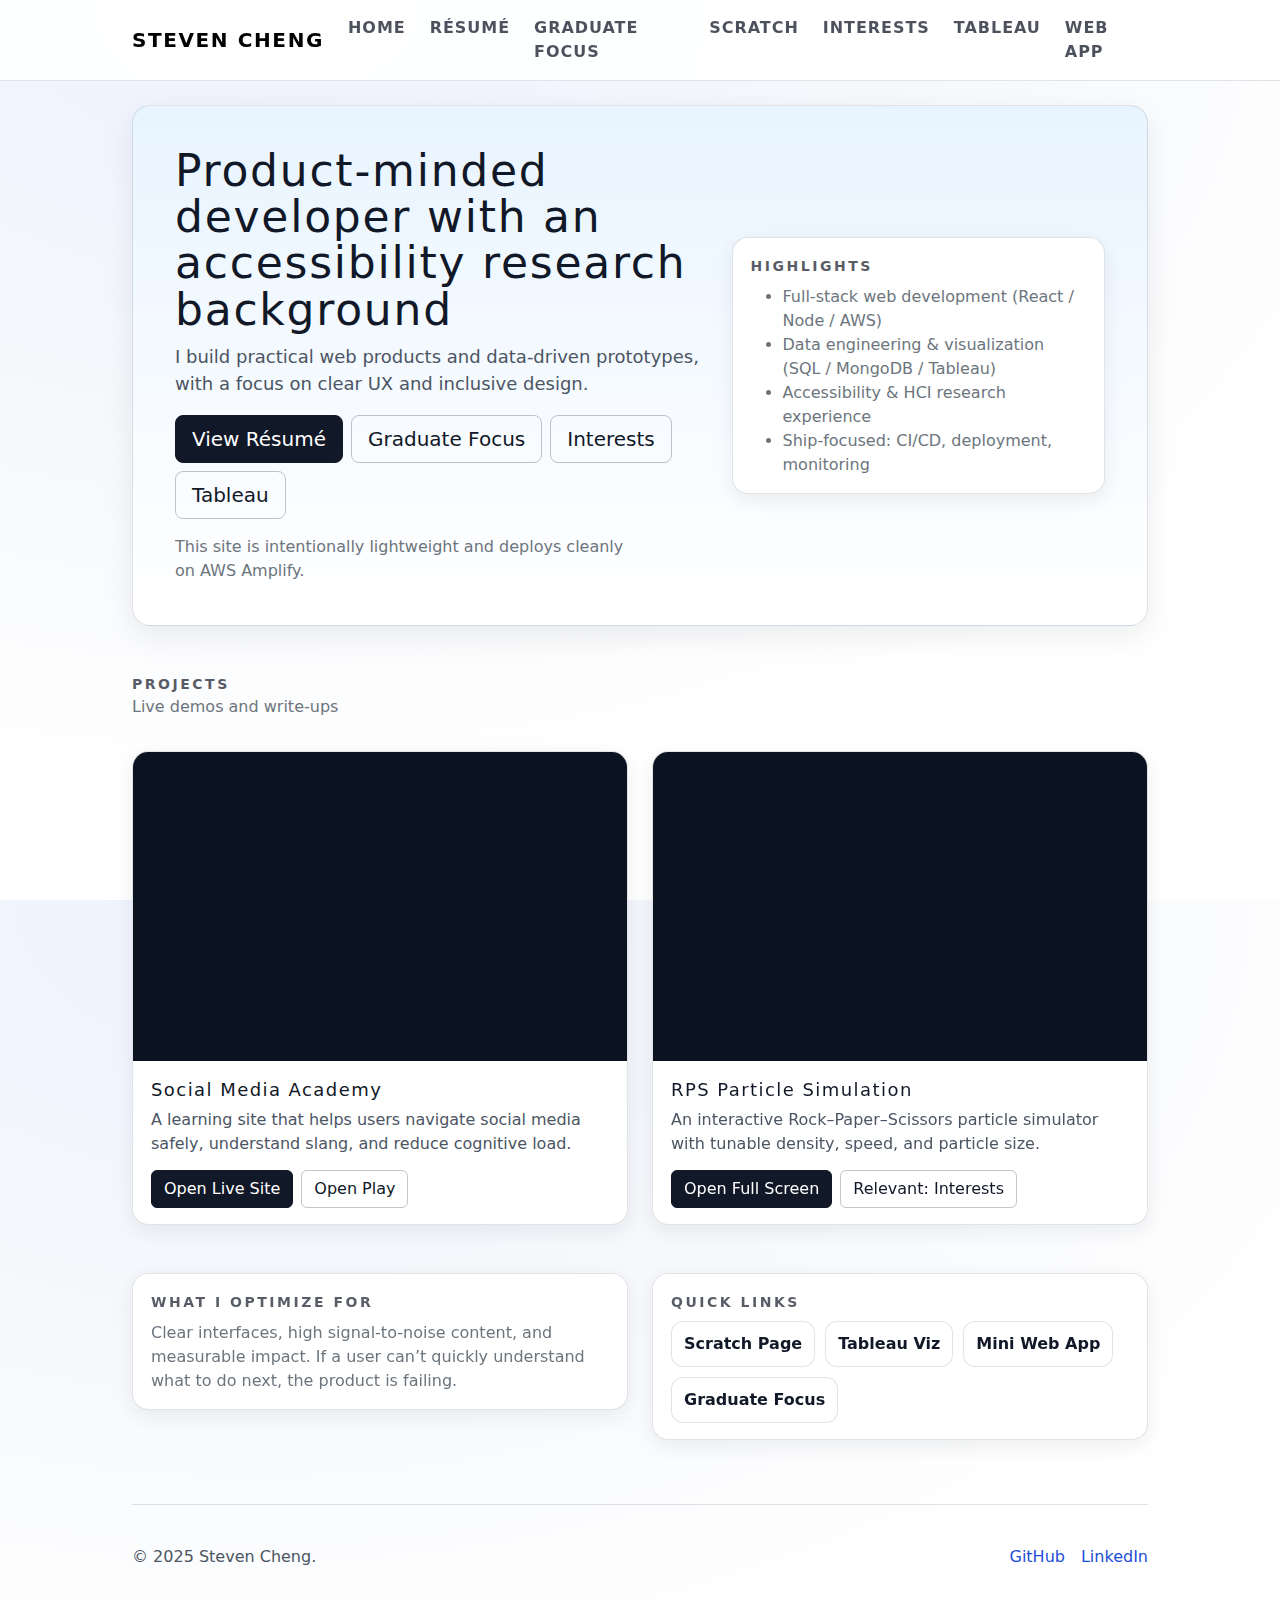
<file: index.html>
<!doctype html>
<html lang="en">
<head>
  <meta charset="utf-8"/>
  <meta name="viewport" content="width=device-width, initial-scale=1"/>
  <title>Steven Cheng • Portfolio</title>
  <link href="https://cdn.jsdelivr.net/npm/bootstrap@5.3.3/dist/css/bootstrap.min.css" rel="stylesheet">
  <link href="assets/site.css" rel="stylesheet">
</head>
<body>
<nav class="navbar navbar-expand-lg sticky-top">
  <div class="container container-narrow">
    <a class="navbar-brand" href="index.html">STEVEN CHENG</a>
    <button class="navbar-toggler" type="button" data-bs-toggle="collapse" data-bs-target="#nav">
      <span class="navbar-toggler-icon"></span>
    </button>
    <div id="nav" class="collapse navbar-collapse">
      <ul class="navbar-nav ms-auto gap-lg-2">
        <li class="nav-item"><a class="nav-link" href="index.html">HOME</a></li>
        <li class="nav-item"><a class="nav-link" href="resume.html">RÉSUMÉ</a></li>
        <li class="nav-item"><a class="nav-link" href="grad.html">GRADUATE FOCUS</a></li>
        <li class="nav-item"><a class="nav-link" href="scratch/scratch.html">SCRATCH</a></li>
        <li class="nav-item"><a class="nav-link" href="scratch/scratch.html#interests">INTERESTS</a></li>
        <li class="nav-item"><a class="nav-link" href="scratch/scratch.html#tableau">TABLEAU</a></li>
        <li class="nav-item"><a class="nav-link" href="scratch/app.html">WEB APP</a></li>
      </ul>
    </div>
  </div>
</nav>

<main class="container container-narrow mt-4">
  <section class="hero">
    <div class="row g-4 align-items-center">
      <div class="col-lg-7">
        <h1>Product-minded<br/>developer with an<br/>accessibility research<br/>background</h1>
        <p>I build practical web products and data-driven prototypes, with a focus on clear UX and inclusive design.</p>
        <div class="d-flex flex-wrap gap-2">
          <a class="btn btn-primary btn-lg" href="resume.html">View Résumé</a>
          <a class="btn btn-outline-secondary btn-lg" href="grad.html">Graduate Focus</a>
          <a class="btn btn-outline-secondary btn-lg" href="scratch/scratch.html#interests">Interests</a>
          <a class="btn btn-outline-secondary btn-lg" href="scratch/scratch.html#tableau">Tableau</a>
        </div>
        <div class="mt-3 text-secondary" style="max-width: 46ch;">
          This site is intentionally lightweight and deploys cleanly on AWS Amplify.
        </div>
      </div>
      <div class="col-lg-5">
        <div class="cardx">
          <div class="body">
            <div class="section-title mb-2">HIGHLIGHTS</div>
            <ul class="mb-0 text-secondary">
              <li>Full-stack web development (React / Node / AWS)</li>
              <li>Data engineering &amp; visualization (SQL / MongoDB / Tableau)</li>
              <li>Accessibility &amp; HCI research experience</li>
              <li>Ship-focused: CI/CD, deployment, monitoring</li>
            </ul>
          </div>
        </div>
      </div>
    </div>
  </section>

  <section class="mt-5">
    <div class="d-flex justify-content-between align-items-end flex-wrap gap-2">
      <div>
        <div class="section-title">PROJECTS</div>
        <div class="text-secondary">Live demos and write-ups</div>
      </div>
    </div>

    <div class="row g-4 mt-2">
      <div class="col-lg-6">
        <div class="cardx">
          <div style="aspect-ratio: 16/10; background:#0b1220; overflow:hidden;">
            <iframe title="Social Media Academy" src="https://socialmediaacademy.click/" style="width:100%; height:100%; border:0;" loading="lazy"></iframe>
          </div>
          <div class="body">
            <h3>Social Media Academy</h3>
            <p>A learning site that helps users navigate social media safely, understand slang, and reduce cognitive load.</p>
            <div class="d-flex flex-wrap gap-2">
              <a class="btn btn-primary" href="https://socialmediaacademy.click/" target="_blank" rel="noreferrer noopener">Open Live Site</a>
              <a class="btn btn-outline-secondary" href="https://socialmediaacademy.click/play?embed=1" target="_blank" rel="noreferrer noopener">Open Play</a>
            </div>
          </div>
        </div>
      </div>

      <div class="col-lg-6">
        <div class="cardx">
          <div style="aspect-ratio: 16/10; background:#0b1220; overflow:hidden;">
            <iframe title="RPS Particle Simulation" src="https://socialmediaacademy.click/play?embed=1" style="width:100%; height:100%; border:0;" loading="lazy"></iframe>
          </div>
          <div class="body">
            <h3>RPS Particle Simulation</h3>
            <p>An interactive Rock–Paper–Scissors particle simulator with tunable density, speed, and particle size.</p>
            <div class="d-flex flex-wrap gap-2">
              <a class="btn btn-primary" href="https://socialmediaacademy.click/play" target="_blank" rel="noreferrer noopener">Open Full Screen</a>
              <a class="btn btn-outline-secondary" href="scratch/scratch.html#interests">Relevant: Interests</a>
            </div>
          </div>
        </div>
      </div>
    </div>
  </section>

  <section class="mt-5">
    <div class="row g-4">
      <div class="col-lg-6">
        <div class="cardx"><div class="body">
          <div class="section-title mb-2">WHAT I OPTIMIZE FOR</div>
          <div class="text-secondary">Clear interfaces, high signal-to-noise content, and measurable impact. If a user can’t quickly understand what to do next, the product is failing.</div>
        </div></div>
      </div>
      <div class="col-lg-6">
        <div class="cardx"><div class="body">
          <div class="section-title mb-2">QUICK LINKS</div>
          <div class="kbdlink">
            <a href="scratch/scratch.html">Scratch Page</a>
            <a href="scratch/scratch.html#tableau">Tableau Viz</a>
            <a href="scratch/app.html">Mini Web App</a>
            <a href="grad.html">Graduate Focus</a>
          </div>
        </div></div>
      </div>
    </div>
  </section>

  <footer class="footer">
    <div class="d-flex justify-content-between align-items-center flex-wrap gap-2">
      <div>© 2025 Steven Cheng.</div>
      <div class="d-flex gap-3">
        <a href="https://github.com" target="_blank" rel="noreferrer noopener">GitHub</a>
        <a href="https://www.linkedin.com" target="_blank" rel="noreferrer noopener">LinkedIn</a>
      </div>
    </div>
  </footer>
</main>

<script src="https://cdn.jsdelivr.net/npm/bootstrap@5.3.3/dist/js/bootstrap.bundle.min.js"></script>
</body>
</html>
</file>
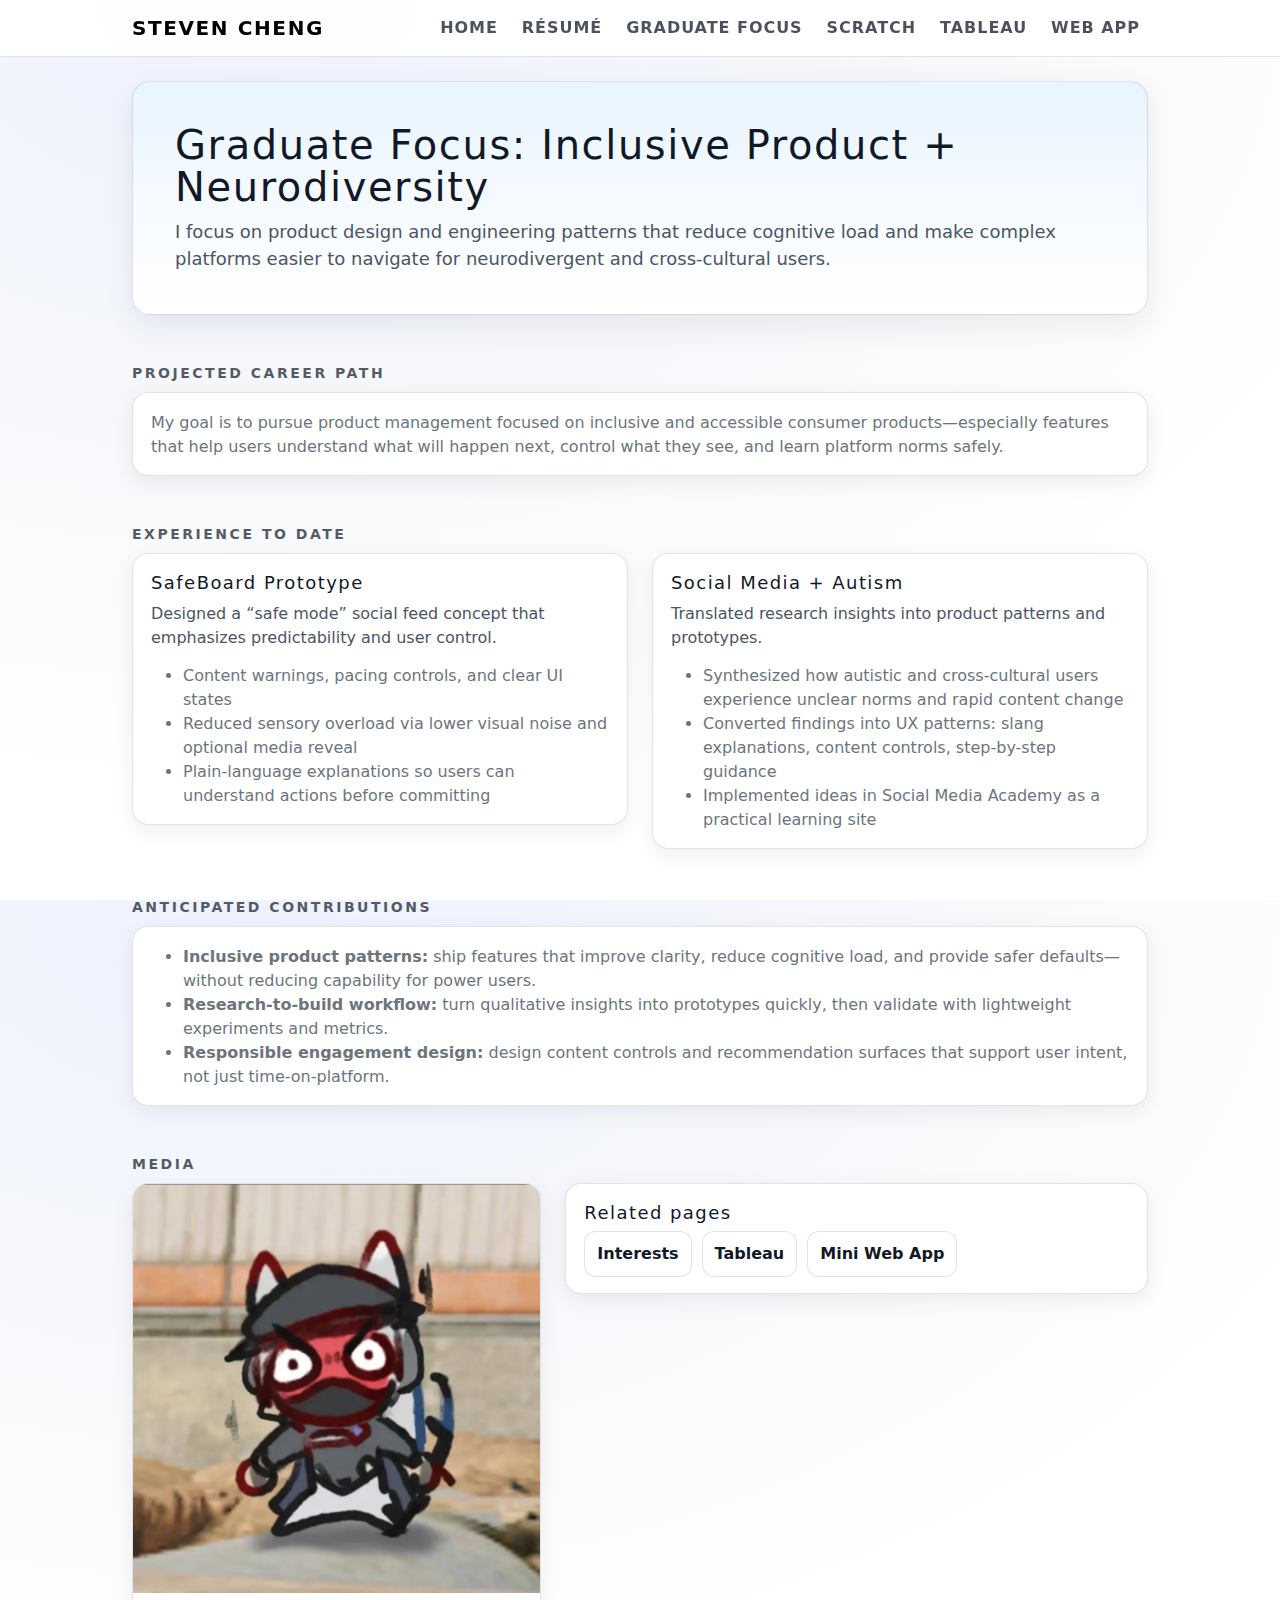
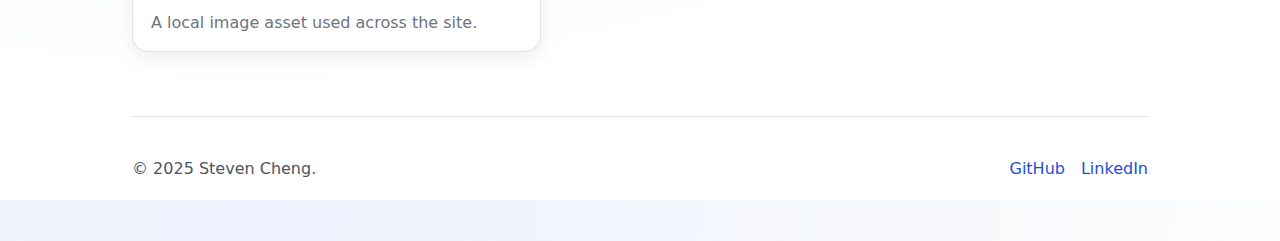
<file: grad.html>
<!doctype html>
<html lang="en">
<head>
  <meta charset="utf-8"/>
  <meta name="viewport" content="width=device-width, initial-scale=1"/>
  <title>Steven Cheng • Graduate Focus</title>
  <link href="https://cdn.jsdelivr.net/npm/bootstrap@5.3.3/dist/css/bootstrap.min.css" rel="stylesheet">
  <link href="assets/site.css" rel="stylesheet">
</head>
<body>
<nav class="navbar navbar-expand-lg sticky-top">
  <div class="container container-narrow">
    <a class="navbar-brand" href="index.html">STEVEN CHENG</a>
    <button class="navbar-toggler" type="button" data-bs-toggle="collapse" data-bs-target="#nav">
      <span class="navbar-toggler-icon"></span>
    </button>
    <div id="nav" class="collapse navbar-collapse">
      <ul class="navbar-nav ms-auto gap-lg-2">
        <li class="nav-item"><a class="nav-link" href="index.html">HOME</a></li>
        <li class="nav-item"><a class="nav-link" href="resume.html">RÉSUMÉ</a></li>
        <li class="nav-item"><a class="nav-link" href="grad.html">GRADUATE FOCUS</a></li>
        <li class="nav-item"><a class="nav-link" href="scratch/scratch.html">SCRATCH</a></li>
        <li class="nav-item"><a class="nav-link" href="scratch/scratch.html#tableau">TABLEAU</a></li>
        <li class="nav-item"><a class="nav-link" href="scratch/app.html">WEB APP</a></li>
      </ul>
    </div>
  </div>
</nav>

<main class="container container-narrow mt-4">
  <section class="hero">
    <h1 style="font-size:40px; margin-bottom:10px;">Graduate Focus: Inclusive Product + Neurodiversity</h1>
    <p class="mb-0">I focus on product design and engineering patterns that reduce cognitive load and make complex platforms easier to navigate for neurodivergent and cross-cultural users.</p>
  </section>

  <section class="mt-5">
    <div class="section-title mb-2">PROJECTED CAREER PATH</div>
    <div class="cardx"><div class="body text-secondary">
      My goal is to pursue product management focused on inclusive and accessible consumer products—especially features that help users understand what will happen next, control what they see, and learn platform norms safely.
    </div></div>
  </section>

  <section class="mt-5">
    <div class="section-title mb-2">EXPERIENCE TO DATE</div>
    <div class="row g-4">
      <div class="col-lg-6">
        <div class="cardx"><div class="body">
          <h3>SafeBoard Prototype</h3>
          <p>Designed a “safe mode” social feed concept that emphasizes predictability and user control.</p>
          <ul class="text-secondary mb-0">
            <li>Content warnings, pacing controls, and clear UI states</li>
            <li>Reduced sensory overload via lower visual noise and optional media reveal</li>
            <li>Plain-language explanations so users can understand actions before committing</li>
          </ul>
        </div></div>
      </div>
      <div class="col-lg-6">
        <div class="cardx"><div class="body">
          <h3>Social Media + Autism</h3>
          <p>Translated research insights into product patterns and prototypes.</p>
          <ul class="text-secondary mb-0">
            <li>Synthesized how autistic and cross-cultural users experience unclear norms and rapid content change</li>
            <li>Converted findings into UX patterns: slang explanations, content controls, step-by-step guidance</li>
            <li>Implemented ideas in Social Media Academy as a practical learning site</li>
          </ul>
        </div></div>
      </div>
    </div>
  </section>

  <section class="mt-5">
    <div class="section-title mb-2">ANTICIPATED CONTRIBUTIONS</div>
    <div class="cardx"><div class="body">
      <ul class="text-secondary mb-0">
        <li><strong>Inclusive product patterns:</strong> ship features that improve clarity, reduce cognitive load, and provide safer defaults—without reducing capability for power users.</li>
        <li><strong>Research-to-build workflow:</strong> turn qualitative insights into prototypes quickly, then validate with lightweight experiments and metrics.</li>
        <li><strong>Responsible engagement design:</strong> design content controls and recommendation surfaces that support user intent, not just time-on-platform.</li>
      </ul>
    </div></div>
  </section>

  <section class="mt-5">
    <div class="section-title mb-2">MEDIA</div>
    <div class="row g-4">
      <div class="col-lg-5">
        <div class="cardx">
          <img src="assets/delta-force.png" alt="Local image" style="width:100%; height:auto; display:block;">
          <div class="body text-secondary">A local image asset used across the site.</div>
        </div>
      </div>
      <div class="col-lg-7">
        <div class="cardx"><div class="body">
          <h3>Related pages</h3>
          <div class="kbdlink">
            <a href="scratch/scratch.html#interests">Interests</a>
            <a href="scratch/scratch.html#tableau">Tableau</a>
            <a href="scratch/app.html">Mini Web App</a>
          </div>
        </div></div>
      </div>
    </div>
  </section>

  <footer class="footer">
    <div class="d-flex justify-content-between align-items-center flex-wrap gap-2">
      <div>© 2025 Steven Cheng.</div>
      <div class="d-flex gap-3">
        <a href="https://github.com" target="_blank" rel="noreferrer noopener">GitHub</a>
        <a href="https://www.linkedin.com" target="_blank" rel="noreferrer noopener">LinkedIn</a>
      </div>
    </div>
  </footer>
</main>

<script src="https://cdn.jsdelivr.net/npm/bootstrap@5.3.3/dist/js/bootstrap.bundle.min.js"></script>
</body>
</html>
</file>
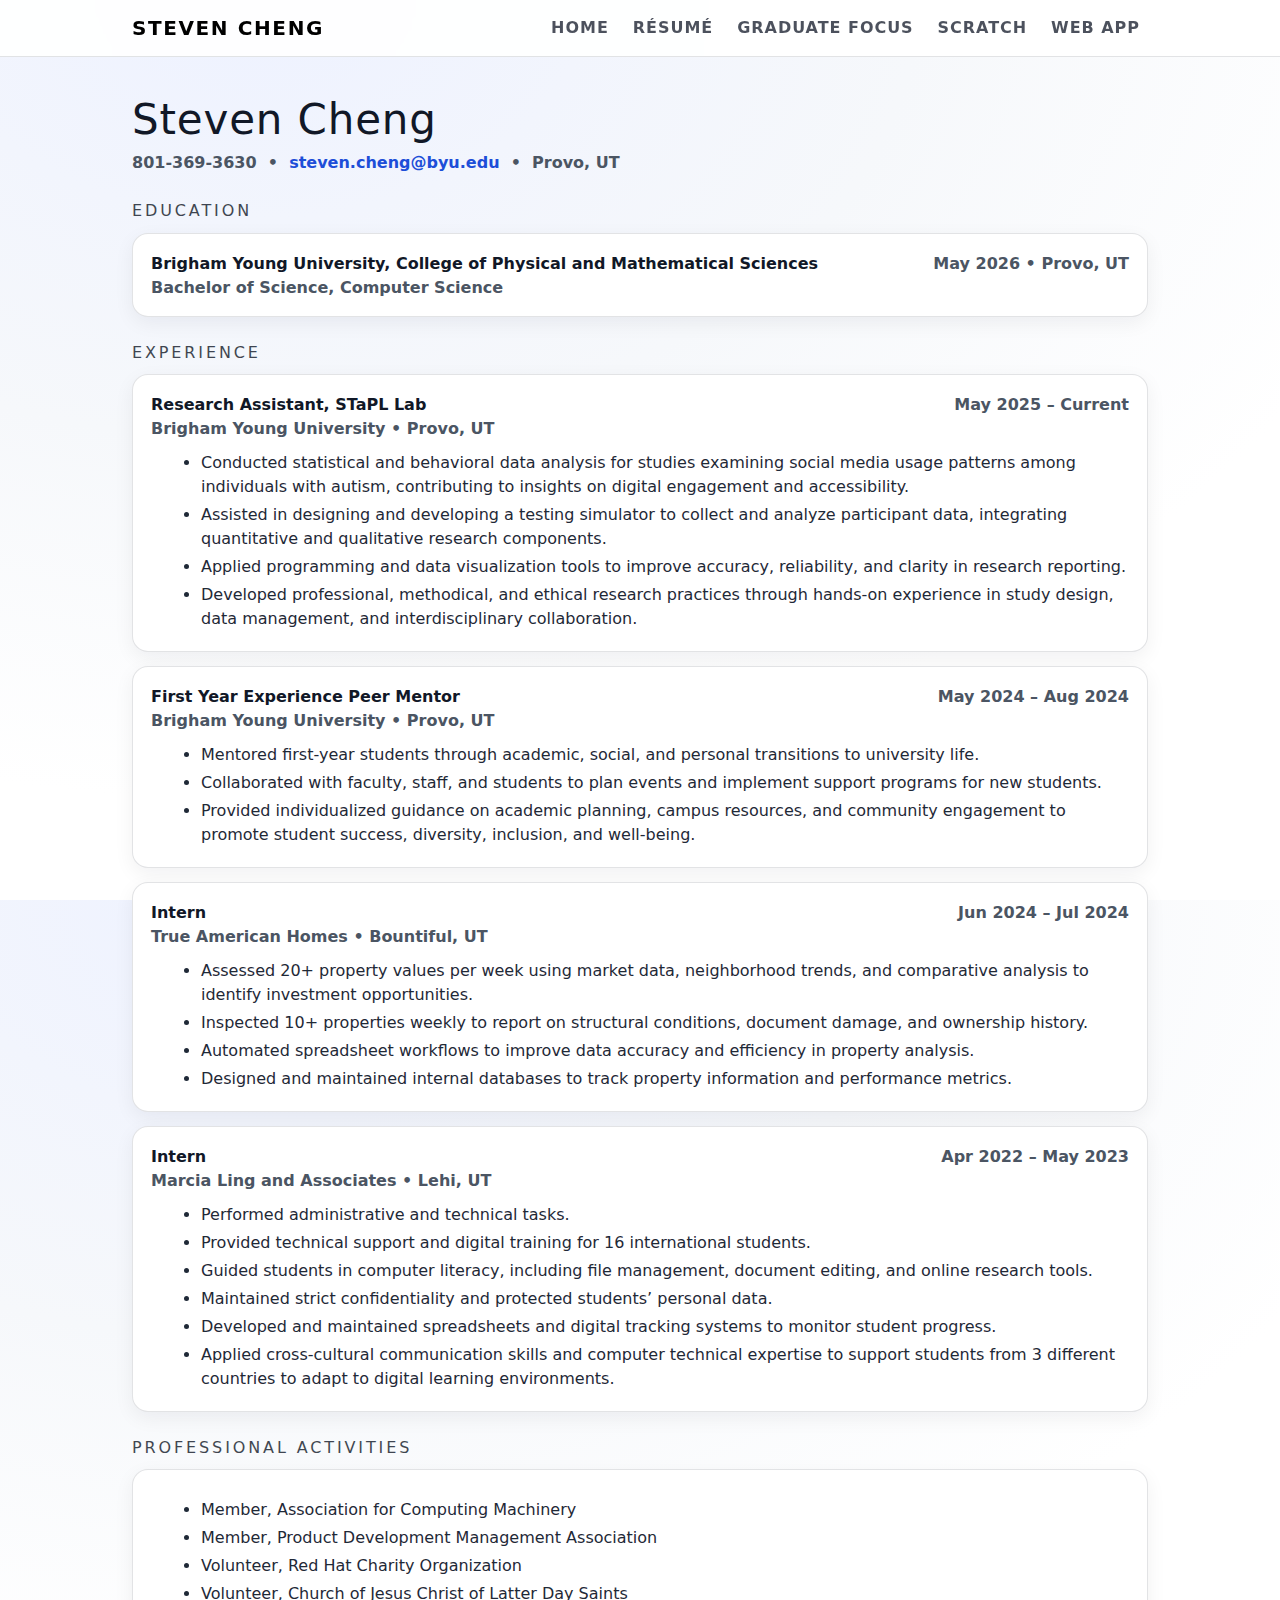
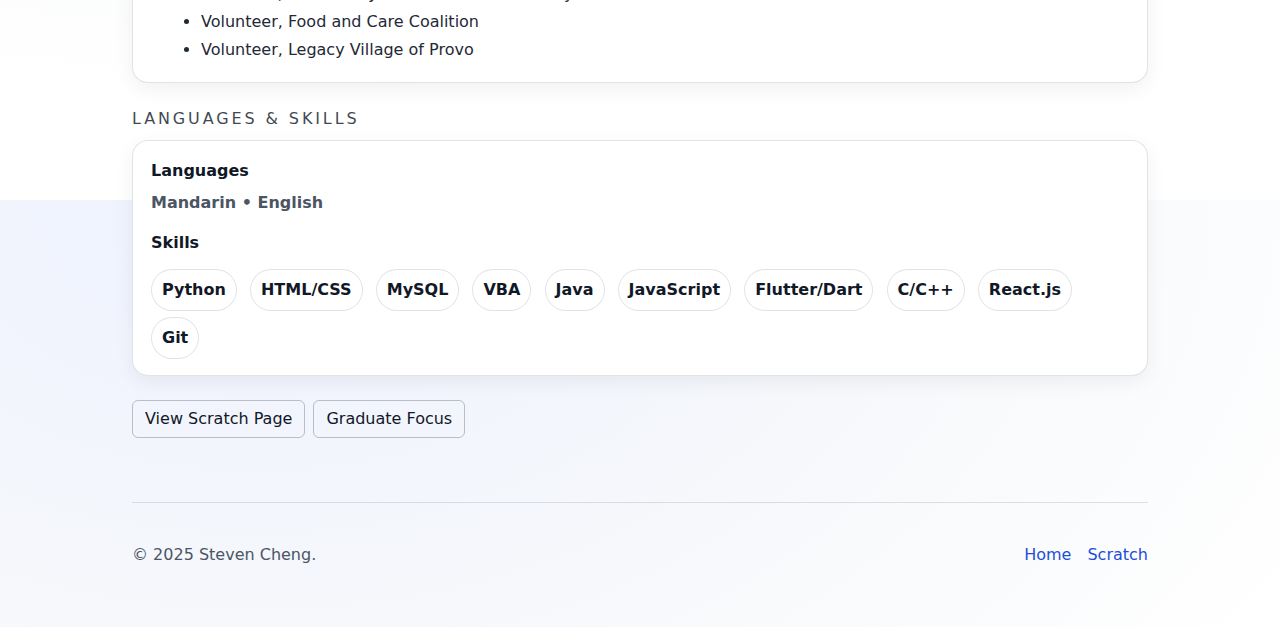
<file: resume.html>
<!doctype html>
<html lang="en">
<head>
  <meta charset="utf-8"/>
  <meta name="viewport" content="width=device-width, initial-scale=1"/>
  <title>Steven Cheng • Résumé</title>
  <link href="https://cdn.jsdelivr.net/npm/bootstrap@5.3.3/dist/css/bootstrap.min.css" rel="stylesheet">
  <link href="assets/site.css" rel="stylesheet">
</head>
<body>
<nav class="navbar navbar-expand-lg sticky-top">
  <div class="container container-narrow">
    <a class="navbar-brand" href="index.html">STEVEN CHENG</a>
    <button class="navbar-toggler" type="button" data-bs-toggle="collapse" data-bs-target="#nav">
      <span class="navbar-toggler-icon"></span>
    </button>
    <div id="nav" class="collapse navbar-collapse">
      <ul class="navbar-nav ms-auto gap-lg-2">
        <li class="nav-item"><a class="nav-link" href="index.html">HOME</a></li>
        <li class="nav-item"><a class="nav-link" href="resume.html">RÉSUMÉ</a></li>
        <li class="nav-item"><a class="nav-link" href="grad.html">GRADUATE FOCUS</a></li>
        <li class="nav-item"><a class="nav-link" href="scratch/scratch.html">SCRATCH</a></li>
        <li class="nav-item"><a class="nav-link" href="scratch/app.html">WEB APP</a></li>
      </ul>
    </div>
  </div>
</nav>

<main class="container container-narrow">
  <header class="resume-header">
    <h1>Steven Cheng</h1>
    <div class="meta">801-369-3630 &nbsp;•&nbsp; <a href="mailto:steven.cheng@byu.edu">steven.cheng@byu.edu</a> &nbsp;•&nbsp; Provo, UT</div>
  </header>

  <section class="resume-section">
    <h2>Education</h2>
    <div class="resume-item">
      <div class="topline">
        <div>
          <div class="role">Brigham Young University, College of Physical and Mathematical Sciences</div>
          <div class="where">Bachelor of Science, Computer Science</div>
        </div>
        <div class="where">May 2026 • Provo, UT</div>
      </div>
    </div>
  </section>

  <section class="resume-section">
    <h2>Experience</h2>

    <div class="resume-item">
      <div class="topline">
        <div>
          <div class="role">Research Assistant, STaPL Lab</div>
          <div class="where">Brigham Young University • Provo, UT</div>
        </div>
        <div class="where">May 2025 – Current</div>
      </div>
      <ul>
        <li>Conducted statistical and behavioral data analysis for studies examining social media usage patterns among individuals with autism, contributing to insights on digital engagement and accessibility.</li>
        <li>Assisted in designing and developing a testing simulator to collect and analyze participant data, integrating quantitative and qualitative research components.</li>
        <li>Applied programming and data visualization tools to improve accuracy, reliability, and clarity in research reporting.</li>
        <li>Developed professional, methodical, and ethical research practices through hands-on experience in study design, data management, and interdisciplinary collaboration.</li>
      </ul>
    </div>

    <div class="resume-item">
      <div class="topline">
        <div>
          <div class="role">First Year Experience Peer Mentor</div>
          <div class="where">Brigham Young University • Provo, UT</div>
        </div>
        <div class="where">May 2024 – Aug 2024</div>
      </div>
      <ul>
        <li>Mentored first-year students through academic, social, and personal transitions to university life.</li>
        <li>Collaborated with faculty, staff, and students to plan events and implement support programs for new students.</li>
        <li>Provided individualized guidance on academic planning, campus resources, and community engagement to promote student success, diversity, inclusion, and well-being.</li>
      </ul>
    </div>

    <div class="resume-item">
      <div class="topline">
        <div>
          <div class="role">Intern</div>
          <div class="where">True American Homes • Bountiful, UT</div>
        </div>
        <div class="where">Jun 2024 – Jul 2024</div>
      </div>
      <ul>
        <li>Assessed 20+ property values per week using market data, neighborhood trends, and comparative analysis to identify investment opportunities.</li>
        <li>Inspected 10+ properties weekly to report on structural conditions, document damage, and ownership history.</li>
        <li>Automated spreadsheet workflows to improve data accuracy and efficiency in property analysis.</li>
        <li>Designed and maintained internal databases to track property information and performance metrics.</li>
      </ul>
    </div>

    <div class="resume-item">
      <div class="topline">
        <div>
          <div class="role">Intern</div>
          <div class="where">Marcia Ling and Associates • Lehi, UT</div>
        </div>
        <div class="where">Apr 2022 – May 2023</div>
      </div>
      <ul>
        <li>Performed administrative and technical tasks.</li>
        <li>Provided technical support and digital training for 16 international students.</li>
        <li>Guided students in computer literacy, including file management, document editing, and online research tools.</li>
        <li>Maintained strict confidentiality and protected students’ personal data.</li>
        <li>Developed and maintained spreadsheets and digital tracking systems to monitor student progress.</li>
        <li>Applied cross-cultural communication skills and computer technical expertise to support students from 3 different countries to adapt to digital learning environments.</li>
      </ul>
    </div>
  </section>

  <section class="resume-section">
    <h2>Professional Activities</h2>
    <div class="resume-item">
      <ul class="mb-0">
        <li>Member, Association for Computing Machinery</li>
        <li>Member, Product Development Management Association</li>
        <li>Volunteer, Red Hat Charity Organization</li>
        <li>Volunteer, Church of Jesus Christ of Latter Day Saints</li>
        <li>Volunteer, Food and Care Coalition</li>
        <li>Volunteer, Legacy Village of Provo</li>
      </ul>
    </div>
  </section>

  <section class="resume-section">
    <h2>Languages &amp; Skills</h2>
    <div class="resume-item">
      <div class="role mb-2">Languages</div>
      <div class="where mb-3">Mandarin • English</div>
      <div class="role mb-2">Skills</div>
      <div>
        <span class="badge-skill">Python</span>
        <span class="badge-skill">HTML/CSS</span>
        <span class="badge-skill">MySQL</span>
        <span class="badge-skill">VBA</span>
        <span class="badge-skill">Java</span>
        <span class="badge-skill">JavaScript</span>
        <span class="badge-skill">Flutter/Dart</span>
        <span class="badge-skill">C/C++</span>
        <span class="badge-skill">React.js</span>
        <span class="badge-skill">Git</span>
      </div>
    </div>
  </section>

  <section class="mt-4 d-flex gap-2 flex-wrap">
    <a class="btn btn-outline-secondary" href="scratch/scratch.html">View Scratch Page</a>
    <a class="btn btn-outline-secondary" href="grad.html">Graduate Focus</a>
  </section>

  <footer class="footer">
    <div class="d-flex justify-content-between align-items-center flex-wrap gap-2">
      <div>© 2025 Steven Cheng.</div>
      <div class="d-flex gap-3">
        <a href="index.html">Home</a>
        <a href="scratch/scratch.html">Scratch</a>
      </div>
    </div>
  </footer>
</main>

<script src="https://cdn.jsdelivr.net/npm/bootstrap@5.3.3/dist/js/bootstrap.bundle.min.js"></script>
</body>
</html>
</file>
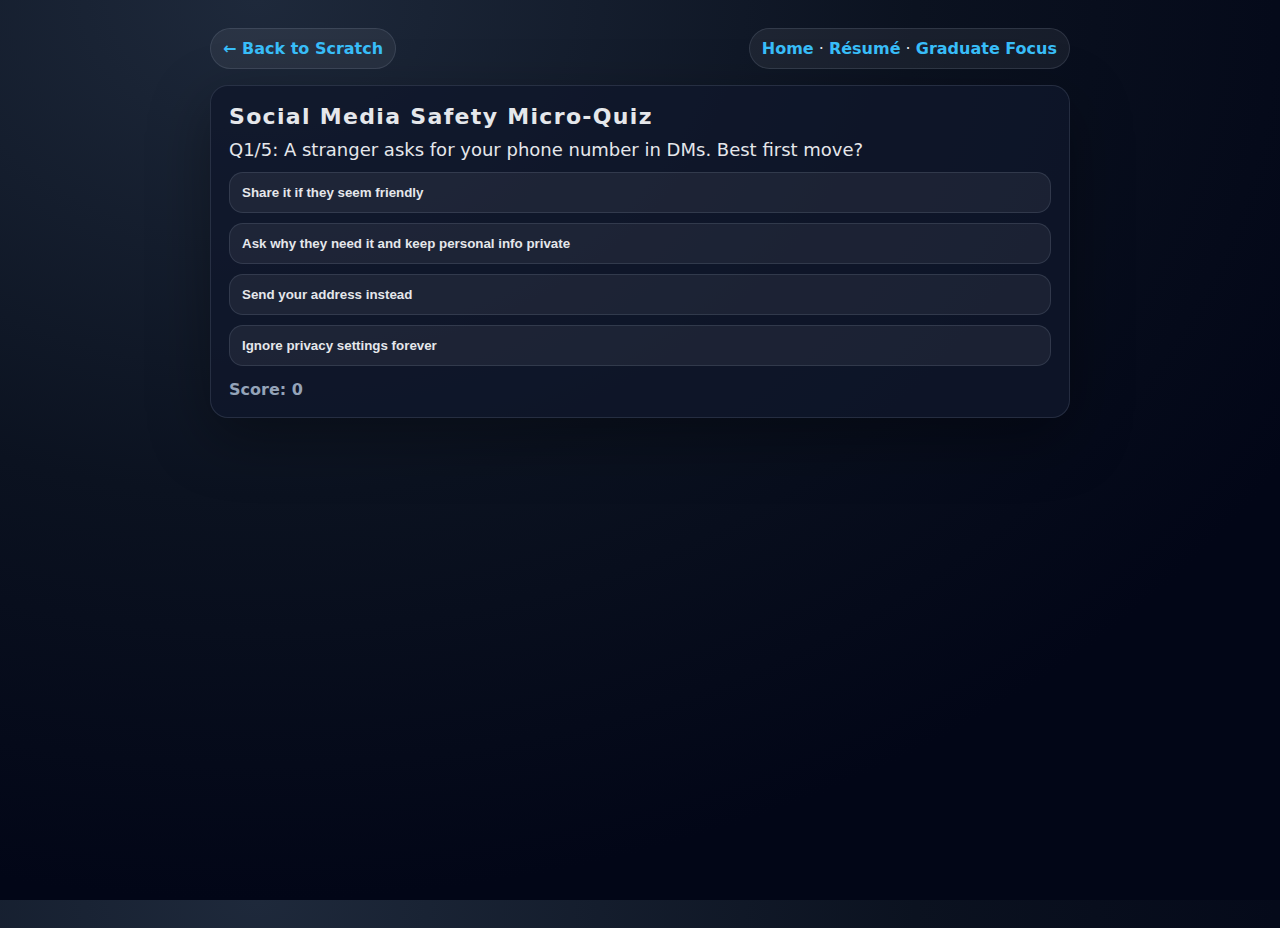
<file: scratch/app.html>
<!doctype html>
<html lang="en">
<head>
  <meta charset="utf-8"/>
  <meta name="viewport" content="width=device-width, initial-scale=1"/>
  <title>Mini Web App</title>
  <style>
    :root{ --bg:#0b1220; --card:#0f172a; --text:#e5e7eb; --muted:#94a3b8; --accent:#22c55e; --border: rgba(148,163,184,.18); }
    html,body{height:100%}
    body{margin:0; font-family: system-ui,-apple-system,Segoe UI,Roboto,Helvetica,Arial; background: radial-gradient(1200px 900px at 20% 0%, #1e293b 0%, var(--bg) 55%, #020617 100%); color: var(--text);}
    a{color:#38bdf8; text-decoration:none; font-weight:700}
    a:hover{text-decoration:underline}
    .wrap{max-width:860px; margin:28px auto 60px; padding:0 16px;}
    .top{display:flex; justify-content:space-between; align-items:center; gap:12px; flex-wrap:wrap;}
    .pill{border:1px solid var(--border); background: rgba(255,255,255,.06); border-radius:999px; padding:10px 12px; }
    .card{margin-top:16px; border:1px solid var(--border); background: rgba(15,23,42,.80); border-radius:18px; padding:18px; box-shadow: 0 20px 60px rgba(0,0,0,.35);}
    h1{margin:0; font-size:22px; letter-spacing:.06em}
    .q{font-size:18px; margin:10px 0 12px}
    .opts{display:grid; gap:10px;}
    button{appearance:none; border:1px solid var(--border); background: rgba(255,255,255,.06); color: var(--text); padding:12px 12px; border-radius:14px; font-weight:700; cursor:pointer; text-align:left;}
    button:hover{background: rgba(255,255,255,.10)}
    .row{display:flex; gap:12px; flex-wrap:wrap; margin-top:14px; align-items:center;}
    .score{color: var(--muted); font-weight:700;}
    .good{color:#22c55e;}
    .bad{color:#ef4444;}
    .primary{background: rgba(34,197,94,.14); border-color: rgba(34,197,94,.35);}
  </style>
</head>
<body>
  <div class="wrap">
    <div class="top">
      <div class="pill"><a href="./scratch.html">← Back to Scratch</a></div>
      <div class="pill"><a href="../index.html">Home</a> · <a href="../resume.html">Résumé</a> · <a href="../grad.html">Graduate Focus</a></div>
    </div>

    <div class="card">
      <h1>Social Media Safety Micro‑Quiz</h1>
      <div class="q" id="q"></div>
      <div class="opts" id="opts"></div>
      <div class="row">
        <div class="score" id="status"></div>
        <button class="primary" id="next" style="display:none;">Next</button>
        <button id="restart" style="display:none;">Restart</button>
      </div>
    </div>
  </div>

<script>
const questions = [
  {q:"A stranger asks for your phone number in DMs. Best first move?", a:["Share it if they seem friendly","Ask why they need it and keep personal info private","Send your address instead","Ignore privacy settings forever"], correct:1},
  {q:"You see a post that makes you feel overwhelmed. What helps most?", a:["Keep scrolling faster","Use mute/limit controls or take a break","Argue in comments","Turn on autoplay"], correct:1},
  {q:"You’re unsure what a slang term means. What is safest?", a:["Assume it’s harmless","Look it up from a reliable glossary / context","Reply with it immediately","DM it to everyone"], correct:1},
  {q:"Which is a good default for public profiles?", a:["Share location in every post","Minimize personal identifiers and review privacy settings","Accept every follow request","Post passwords as jokes"], correct:1},
  {q:"Someone sends a link that looks suspicious. What should you do?", a:["Click immediately","Verify the sender + URL before opening","Forward to friends","Disable updates"], correct:1},
];
let i=0, score=0, locked=false;
const qEl=document.getElementById("q");
const opts=document.getElementById("opts");
const status=document.getElementById("status");
const next=document.getElementById("next");
const restart=document.getElementById("restart");

function render(){
  locked=false;
  next.style.display="none";
  restart.style.display="none";
  const item=questions[i];
  qEl.textContent = `Q${i+1}/${questions.length}: ${item.q}`;
  opts.innerHTML="";
  item.a.forEach((txt,idx)=>{
    const b=document.createElement("button");
    b.textContent = txt;
    b.onclick=()=>choose(idx,b);
    opts.appendChild(b);
  });
  status.textContent = `Score: ${score}`;
}
function choose(idx,btn){
  if(locked) return;
  locked=true;
  const correct = questions[i].correct;
  const buttons=[...opts.querySelectorAll("button")];
  buttons.forEach((b,j)=>{
    if(j===correct) b.classList.add("primary");
    if(j===idx && idx!==correct) b.classList.add("bad");
    b.disabled=true;
  });
  if(idx===correct){ score++; status.innerHTML = `Score: ${score} <span class="good">✓ Correct</span>`; }
  else{ status.innerHTML = `Score: ${score} <span class="bad">✗ Not quite</span>`; }
  if(i < questions.length-1){ next.style.display="inline-block"; }
  else{ restart.style.display="inline-block"; status.innerHTML += ` — Finished!`; }
}
next.onclick=()=>{ i++; render(); }
restart.onclick=()=>{ i=0; score=0; render(); }
render();
</script>
</body>
</html>
</file>
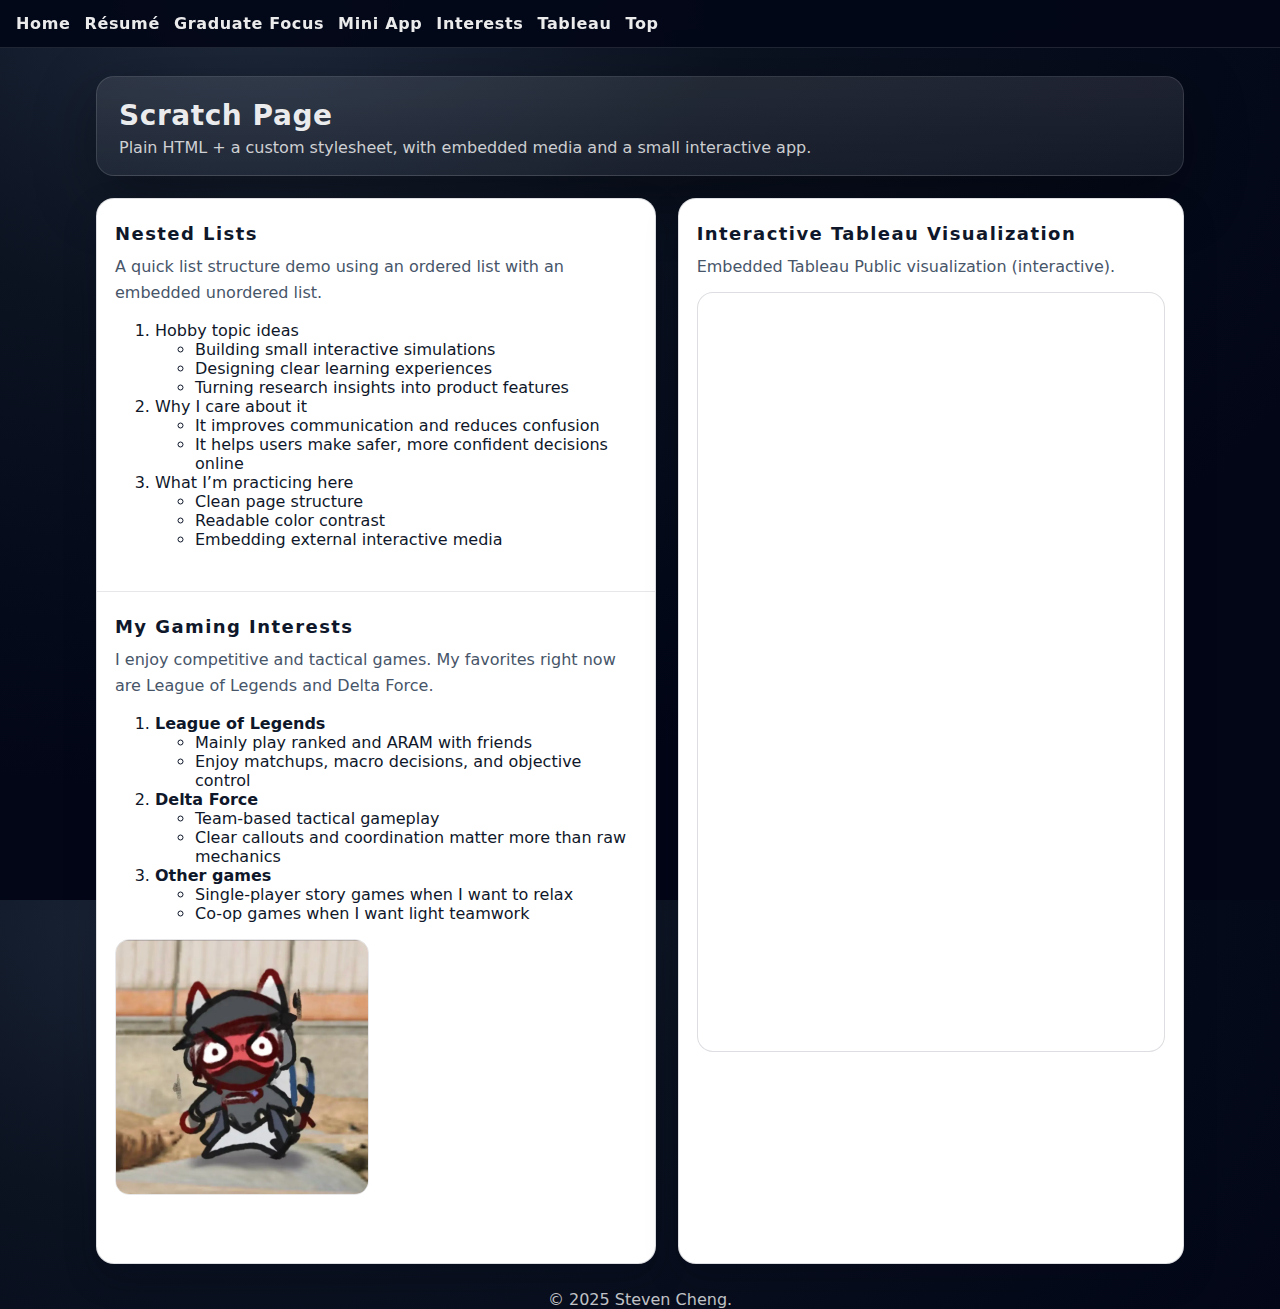
<file: scratch/scratch.html>
<!doctype html>
<html lang="en">
<head>
  <meta charset="utf-8"/>
  <meta name="viewport" content="width=device-width, initial-scale=1"/>
  <title>Scratch</title>
  <link rel="stylesheet" href="scratch.css">
  <script type="module" src="https://public.tableau.com/javascripts/api/tableau.embedding.3.latest.min.js"></script>
</head>
<body>
  <nav class="topnav">
    <a href="../index.html">Home</a>
    <a href="../resume.html">Résumé</a>
    <a href="../grad.html">Graduate Focus</a>
    <a href="./app.html">Mini App</a>
    <a href="#interests">Interests</a>
    <a href="#tableau">Tableau</a>
    <a href="#top">Top</a>
  </nav>

  <div id="top" class="wrapper">
    <div class="hero">
      <h1>Scratch Page</h1>
      <p>Plain HTML + a custom stylesheet, with embedded media and a small interactive app.</p>
    </div>

    <div class="grid">
      <div class="card">
        <div class="head">
          <h2>Nested Lists</h2>
          <p>A quick list structure demo using an ordered list with an embedded unordered list.</p>
        </div>
        <div class="body">
          <ol>
            <li>Hobby topic ideas
              <ul>
                <li>Building small interactive simulations</li>
                <li>Designing clear learning experiences</li>
                <li>Turning research insights into product features</li>
              </ul>
            </li>
            <li>Why I care about it
              <ul>
                <li>It improves communication and reduces confusion</li>
                <li>It helps users make safer, more confident decisions online</li>
              </ul>
            </li>
            <li>What I’m practicing here
              <ul>
                <li>Clean page structure</li>
                <li>Readable color contrast</li>
                <li>Embedding external interactive media</li>
              </ul>
            </li>
          </ol>
        </div>

        <div class="head" id="interests" style="border-top:1px solid rgba(15,23,42,.10); margin-top:8px;">
          <h2>My Gaming Interests</h2>
          <p>I enjoy competitive and tactical games. My favorites right now are League of Legends and Delta Force.</p>
        </div>
        <div class="body">
          <ol>
            <li><strong>League of Legends</strong>
              <ul>
                <li>Mainly play ranked and ARAM with friends</li>
                <li>Enjoy matchups, macro decisions, and objective control</li>
              </ul>
            </li>
            <li><strong>Delta Force</strong>
              <ul>
                <li>Team-based tactical gameplay</li>
                <li>Clear callouts and coordination matter more than raw mechanics</li>
              </ul>
            </li>
            <li><strong>Other games</strong>
              <ul>
                <li>Single-player story games when I want to relax</li>
                <li>Co-op games when I want light teamwork</li>
              </ul>
            </li>
          </ol>

          <div class="split" style="margin-top:14px;">
            <div>
              <img class="media-img" src="../assets/delta-force.png" alt="Gaming image (local)">
            </div>
            <div>
              <iframe class="yt" src="https://www.youtube.com/embed/-USgpvI2WvM" title="League of Legends cinematic" allow="accelerometer; autoplay; clipboard-write; encrypted-media; gyroscope; picture-in-picture; web-share" allowfullscreen></iframe>
              <div style="height:12px"></div>
              <iframe class="yt" src="https://www.youtube.com/embed/vEPZ60AnKpg" title="Delta Force trailer" allow="accelerometer; autoplay; clipboard-write; encrypted-media; gyroscope; picture-in-picture; web-share" allowfullscreen></iframe>
            </div>
          </div>
        </div>
      </div>

      <div class="card" id="tableau">
        <div class="head">
          <h2>Interactive Tableau Visualization</h2>
          <p>Embedded Tableau Public visualization (interactive).</p>
        </div>
        <div class="tableau-wrap">
          <div class="tableau-box">
            <tableau-viz
              id="tableauViz"
              src="https://public.tableau.com/views/RegionalSampleWorkbook/Stocks?:language=en-US&:display_count=n&:origin=viz_share_link"
              toolbar="bottom"
              hide-tabs>
            </tableau-viz>
          </div>
        </div>
      </div>
    </div>

    <div class="footer">© 2025 Steven Cheng.</div>
  </div>
</body>
</html>
</file>
<file: assets/site.css>
:root{
  --bg: #f6f8fb;
  --card: #ffffff;
  --text: #111827;
  --muted: #4b5563;
  --border: rgba(17,24,39,.12);
  --shadow: 0 10px 30px rgba(17,24,39,.08);
  --accent: #0f766e;
  --accent-2:#1d4ed8;
}
html,body{height:100%}
body{
  font-family: system-ui, -apple-system, Segoe UI, Roboto, Helvetica, Arial, "Apple Color Emoji","Segoe UI Emoji";
  background: radial-gradient(1200px 800px at 20% 0%, #eef2ff 0%, var(--bg) 55%, #ffffff 100%);
  color: var(--text);
}
a{color: var(--accent-2); text-decoration: none}
a:hover{ text-decoration: underline }
.navbar{ border-bottom: 1px solid var(--border); background: rgba(255,255,255,.92)!important; backdrop-filter: blur(10px);}
.navbar-brand{ letter-spacing:.08em; font-weight:800 }
.nav-link{ font-weight:600; letter-spacing:.06em; color:#111827!important; opacity:.75 }
.nav-link:hover{ opacity:1 }
.container-narrow{ max-width: 1040px; }
.hero{
  background: linear-gradient(180deg, #e8f4ff 0%, #f7fbff 60%, #ffffff 100%);
  border: 1px solid var(--border);
  border-radius: 18px;
  box-shadow: var(--shadow);
  padding: 42px;
}
.hero h1{ font-size: 44px; letter-spacing:.04em; line-height:1.05; margin: 0 0 10px}
.hero p{ color: var(--muted); font-size: 18px; margin: 0 0 18px}
.pill{
  display:inline-flex; align-items:center; gap:10px;
  border: 1px solid var(--border);
  border-radius: 999px;
  padding: 10px 14px;
  background: rgba(255,255,255,.8);
}
.section-title{ letter-spacing:.18em; font-weight:800; font-size:14px; color:#111827; opacity:.7 }
.cardx{
  border: 1px solid var(--border);
  border-radius: 16px;
  box-shadow: 0 6px 20px rgba(17,24,39,.07);
  overflow: hidden;
  background: var(--card);
}
.cardx .body{ padding: 18px 18px 16px; }
.cardx h3{ font-size: 18px; margin:0 0 8px; letter-spacing:.08em }
.cardx p{ margin:0 0 14px; color: var(--muted); }
.btn-primary{
  background: #111827; border-color:#111827;
}
.btn-primary:hover{ background:#0b1220; border-color:#0b1220;}
.btn-outline-secondary{ border-color: rgba(17,24,39,.25); color:#111827;}
.btn-outline-secondary:hover{ background: rgba(17,24,39,.06); border-color: rgba(17,24,39,.35); color:#111827;}
.footer{
  color: var(--muted);
  padding: 40px 0 60px;
  border-top: 1px solid var(--border);
  margin-top: 64px;
}
.kbdlink{ display:inline-flex; gap:10px; flex-wrap:wrap; }
.kbdlink a{ padding:10px 12px; border:1px solid var(--border); border-radius:12px; background: rgba(255,255,255,.7); color: #111827; font-weight:600; }
.kbdlink a:hover{ background:#fff; text-decoration:none }
.resume-header{
  padding: 10px 0 0;
}
.resume-header h1{ margin: 28px 0 6px; font-size: 42px; letter-spacing:.02em }
.resume-header .meta{ color: var(--muted); font-weight:600 }
.resume-section{ margin-top: 26px;}
.resume-section h2{
  font-size: 16px;
  letter-spacing: .18em;
  text-transform: uppercase;
  margin: 0 0 12px;
  color: #111827;
  opacity: .8;
}
.resume-item{
  border: 1px solid var(--border);
  border-radius: 16px;
  background: var(--card);
  box-shadow: 0 6px 20px rgba(17,24,39,.06);
  padding: 18px 18px 16px;
  margin-bottom: 14px;
}
.resume-item .topline{ display:flex; justify-content:space-between; gap:14px; flex-wrap:wrap; }
.resume-item .role{ font-weight:800; }
.resume-item .where{ color: var(--muted); font-weight:700 }
.resume-item ul{ margin: 10px 0 0 18px; color: #111827; }
.resume-item li{ margin: 4px 0; color: #1f2937 }
.badge-skill{
  display:inline-block;
  padding: 8px 10px;
  border: 1px solid var(--border);
  border-radius: 999px;
  background: rgba(255,255,255,.75);
  margin: 6px 8px 0 0;
  font-weight:700;
  color:#111827;
}
</file>
<file: scratch/scratch.css>
:root{
  --bg1:#0b1220;
  --bg2:#0f172a;
  --card:#ffffff;
  --text:#0f172a;
  --muted:#475569;
  --border: rgba(15,23,42,.14);
  --shadow: 0 14px 34px rgba(2,6,23,.18);
}
*{ box-sizing:border-box }
html,body{ height:100% }
body{
  margin:0;
  font-family: system-ui, -apple-system, Segoe UI, Roboto, Helvetica, Arial;
  color: var(--text);
  background: radial-gradient(1200px 800px at 20% 0%, #1e293b 0%, var(--bg1) 40%, #020617 100%);
}
a{ color:#0ea5e9; text-decoration:none; font-weight:700 }
a:hover{ text-decoration:underline }
.topnav{
  position: sticky;
  top: 0;
  z-index: 50;
  background: rgba(2,6,23,.92);
  border-bottom: 1px solid rgba(255,255,255,.12);
  padding: 14px 16px;
  display: flex;
  gap: 14px;
  align-items: center;
  flex-wrap: wrap;
}
.topnav a{
  color: rgba(255,255,255,.92);
  font-weight: 700;
  letter-spacing:.04em;
}
.topnav a:hover{ text-decoration:none; color:#ffffff }
.wrapper{
  max-width: 1120px;
  margin: 28px auto 60px;
  padding: 0 16px;
}
.hero{
  border: 1px solid rgba(255,255,255,.12);
  background: linear-gradient(180deg, rgba(255,255,255,.10), rgba(255,255,255,.06));
  border-radius: 18px;
  padding: 22px 22px 18px;
  color: rgba(255,255,255,.92);
  box-shadow: 0 20px 60px rgba(0,0,0,.35);
}
.hero h1{ margin: 0 0 6px; font-size: 28px; letter-spacing:.02em }
.hero p{ margin:0; color: rgba(255,255,255,.78) }
.grid{
  display:grid;
  grid-template-columns: 1.05fr .95fr;
  gap: 22px;
  margin-top: 22px;
}
@media (max-width: 980px){
  .grid{ grid-template-columns: 1fr; }
}
.card{
  background: var(--card);
  border: 1px solid var(--border);
  border-radius: 18px;
  box-shadow: var(--shadow);
  overflow:hidden;
}
.card .head{
  padding: 18px 18px 0;
}
.card h2{
  margin: 6px 0 10px;
  font-size: 18px;
  letter-spacing:.08em;
}
.card p{ margin:0 0 12px; color: var(--muted); line-height:1.6 }
.card .body{
  padding: 0 18px 18px;
}
.split{
  display:grid;
  grid-template-columns: 1fr 1fr;
  gap: 14px;
}
@media (max-width: 700px){
  .split{ grid-template-columns: 1fr; }
}
.media-img{
  width: 100%;
  height: auto;
  display:block;
  border-radius: 14px;
  border: 1px solid rgba(15,23,42,.10);
}
.yt{
  width:100%;
  aspect-ratio: 16/9;
  border:0;
  border-radius: 14px;
  overflow:hidden;
}
.tableau-wrap{
  padding: 0 18px 18px;
}
.tableau-box{
  background:#fff;
  border: 1px solid rgba(15,23,42,.14);
  border-radius: 16px;
  overflow:hidden;
  min-height: 760px;
}
.footer{
  margin-top: 26px;
  color: rgba(255,255,255,.75);
  text-align:center;
}
</file>
